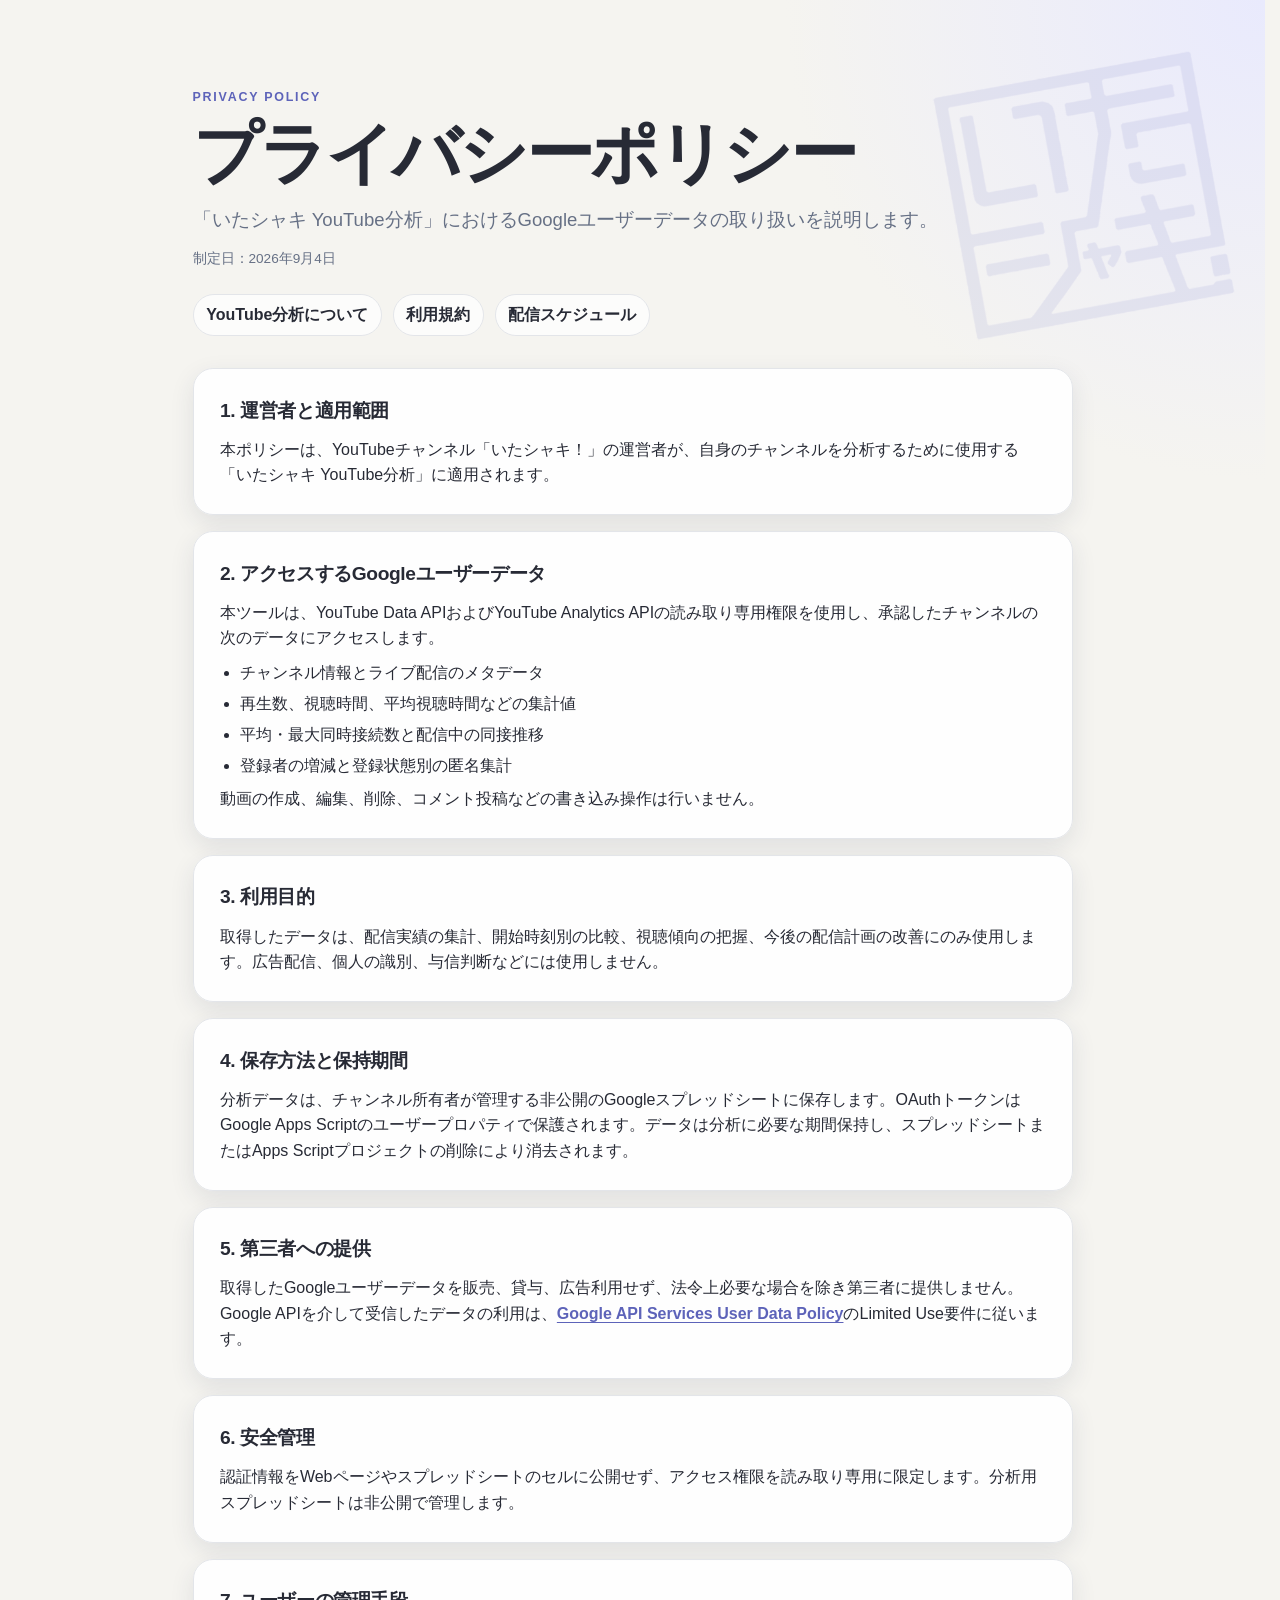
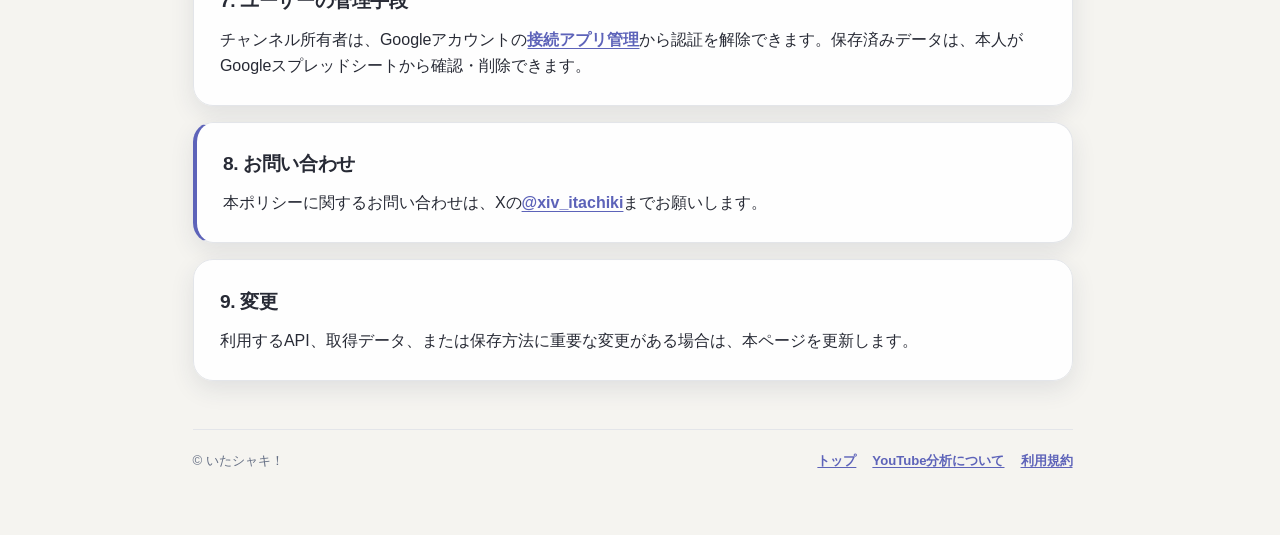
<file: public/privacy/index.html>
<!doctype html>
<html lang="ja">
  <head>
    <meta charset="utf-8">
    <meta name="viewport" content="width=device-width, initial-scale=1">
    <meta name="description" content="いたシャキ YouTube分析のプライバシーポリシーです。">
    <meta name="robots" content="noindex,nofollow,noarchive">
    <link rel="canonical" href="https://itashaki-schedule.pages.dev/privacy/">
    <title>プライバシーポリシー | いたシャキ YouTube分析</title>
    <link rel="icon" href="../favicon.png?v=2" type="image/png" sizes="512x512">
    <link rel="stylesheet" href="../style.css?v=11">
  </head>
  <body>
    <main class="site-shell info-shell">
      <header class="info-hero">
        <p class="eyebrow">PRIVACY POLICY</p>
        <h1 class="info-title">プライバシーポリシー</h1>
        <p class="info-lead">「いたシャキ YouTube分析」におけるGoogleユーザーデータの取り扱いを説明します。</p>
        <p class="policy-meta">制定日：2026年9月4日</p>
        <nav class="info-nav" aria-label="関連ページ">
          <a href="../youtube-analytics/">YouTube分析について</a>
          <a href="../terms/">利用規約</a>
          <a href="../">配信スケジュール</a>
        </nav>
      </header>

      <div class="info-content">
        <section class="info-section">
          <h2>1. 運営者と適用範囲</h2>
          <p>本ポリシーは、YouTubeチャンネル「いたシャキ！」の運営者が、自身のチャンネルを分析するために使用する「いたシャキ YouTube分析」に適用されます。</p>
        </section>

        <section class="info-section">
          <h2>2. アクセスするGoogleユーザーデータ</h2>
          <p>本ツールは、YouTube Data APIおよびYouTube Analytics APIの読み取り専用権限を使用し、承認したチャンネルの次のデータにアクセスします。</p>
          <ul>
            <li>チャンネル情報とライブ配信のメタデータ</li>
            <li>再生数、視聴時間、平均視聴時間などの集計値</li>
            <li>平均・最大同時接続数と配信中の同接推移</li>
            <li>登録者の増減と登録状態別の匿名集計</li>
          </ul>
          <p>動画の作成、編集、削除、コメント投稿などの書き込み操作は行いません。</p>
        </section>

        <section class="info-section">
          <h2>3. 利用目的</h2>
          <p>取得したデータは、配信実績の集計、開始時刻別の比較、視聴傾向の把握、今後の配信計画の改善にのみ使用します。広告配信、個人の識別、与信判断などには使用しません。</p>
        </section>

        <section class="info-section">
          <h2>4. 保存方法と保持期間</h2>
          <p>分析データは、チャンネル所有者が管理する非公開のGoogleスプレッドシートに保存します。OAuthトークンはGoogle Apps Scriptのユーザープロパティで保護されます。データは分析に必要な期間保持し、スプレッドシートまたはApps Scriptプロジェクトの削除により消去されます。</p>
        </section>

        <section class="info-section">
          <h2>5. 第三者への提供</h2>
          <p>取得したGoogleユーザーデータを販売、貸与、広告利用せず、法令上必要な場合を除き第三者に提供しません。Google APIを介して受信したデータの利用は、<a class="text-link" href="https://developers.google.com/terms/api-services-user-data-policy" rel="noopener noreferrer">Google API Services User Data Policy</a>のLimited Use要件に従います。</p>
        </section>

        <section class="info-section">
          <h2>6. 安全管理</h2>
          <p>認証情報をWebページやスプレッドシートのセルに公開せず、アクセス権限を読み取り専用に限定します。分析用スプレッドシートは非公開で管理します。</p>
        </section>

        <section class="info-section">
          <h2>7. ユーザーの管理手段</h2>
          <p>チャンネル所有者は、Googleアカウントの<a class="text-link" href="https://myaccount.google.com/permissions" rel="noopener noreferrer">接続アプリ管理</a>から認証を解除できます。保存済みデータは、本人がGoogleスプレッドシートから確認・削除できます。</p>
        </section>

        <section class="info-section contact-card">
          <h2>8. お問い合わせ</h2>
          <p>本ポリシーに関するお問い合わせは、Xの<a class="text-link" href="https://x.com/xiv_itachiki" rel="noopener noreferrer">@xiv_itachiki</a>までお願いします。</p>
        </section>

        <section class="info-section">
          <h2>9. 変更</h2>
          <p>利用するAPI、取得データ、または保存方法に重要な変更がある場合は、本ページを更新します。</p>
        </section>
      </div>

      <footer class="site-footer">
        <p>© いたシャキ！</p>
        <nav aria-label="サイト情報">
          <a href="../">トップ</a>
          <a href="../youtube-analytics/">YouTube分析について</a>
          <a href="../terms/">利用規約</a>
        </nav>
      </footer>
    </main>
  </body>
</html>
</file>
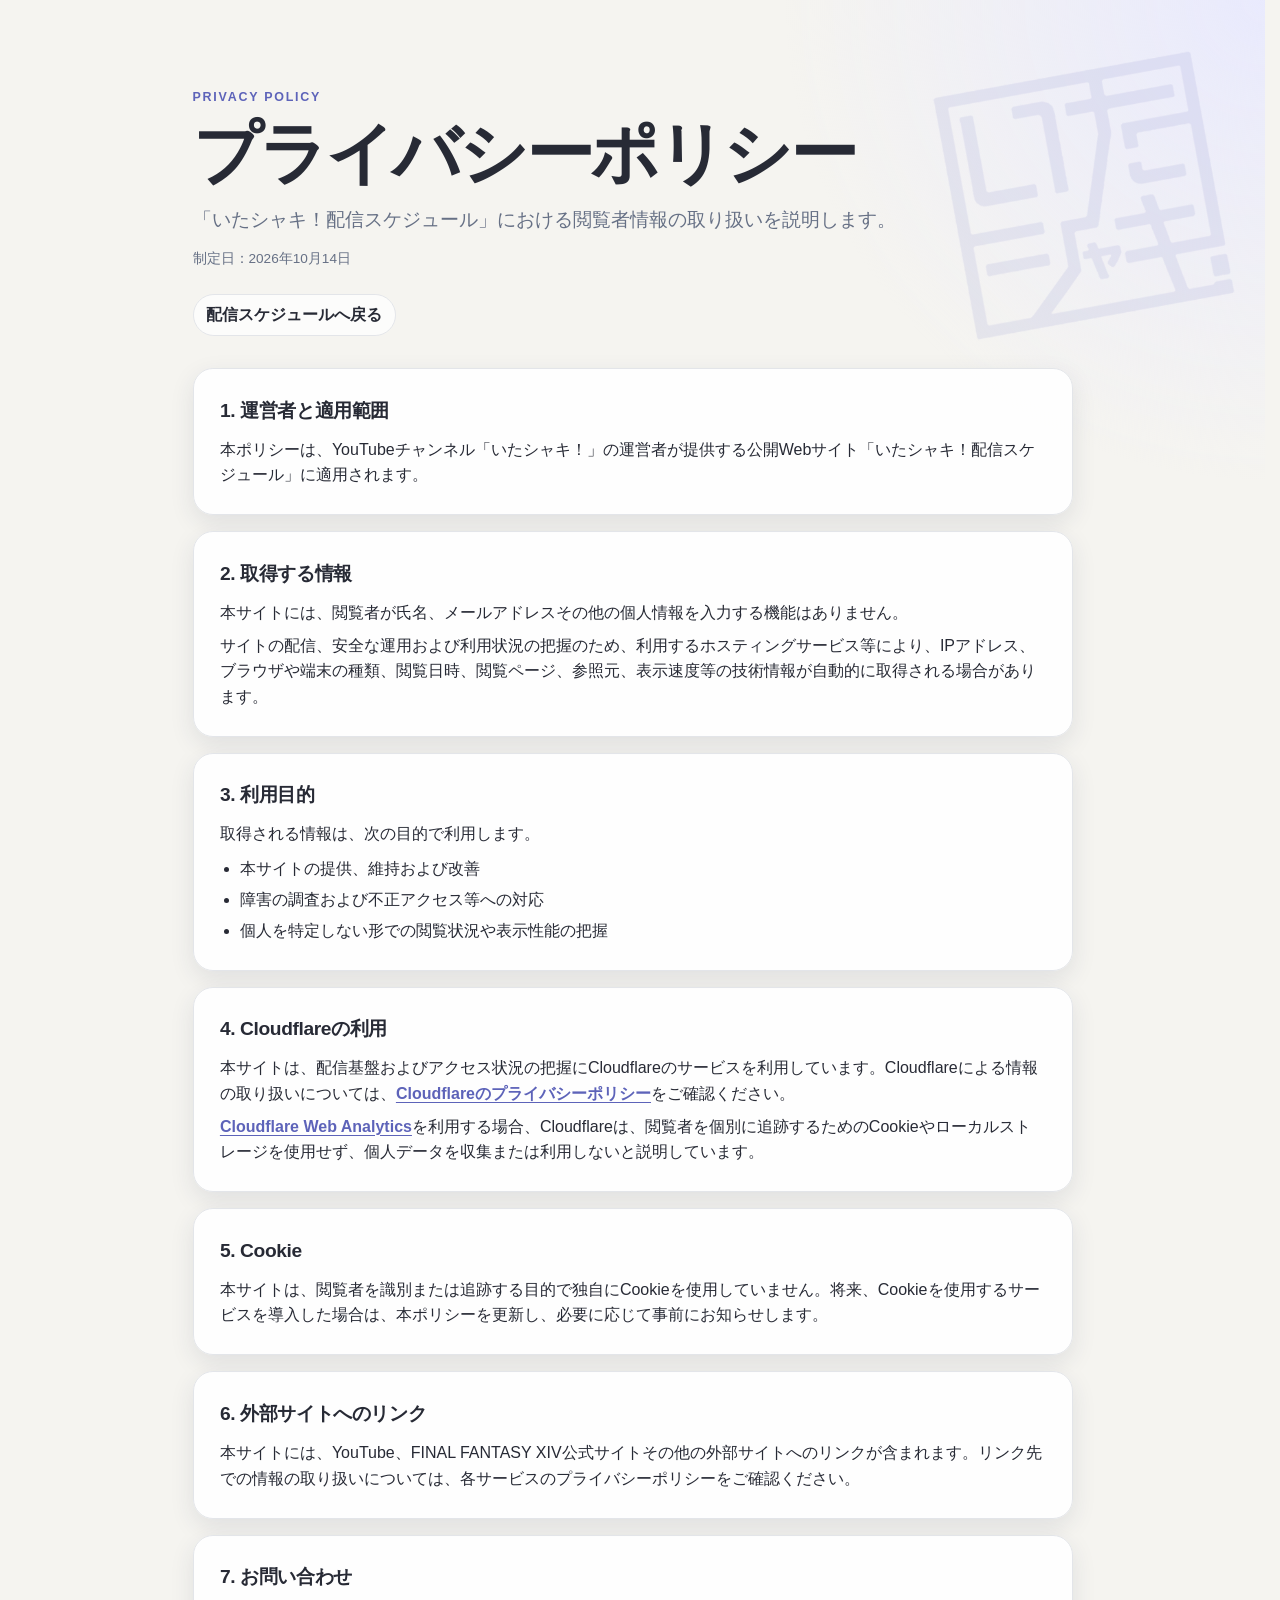
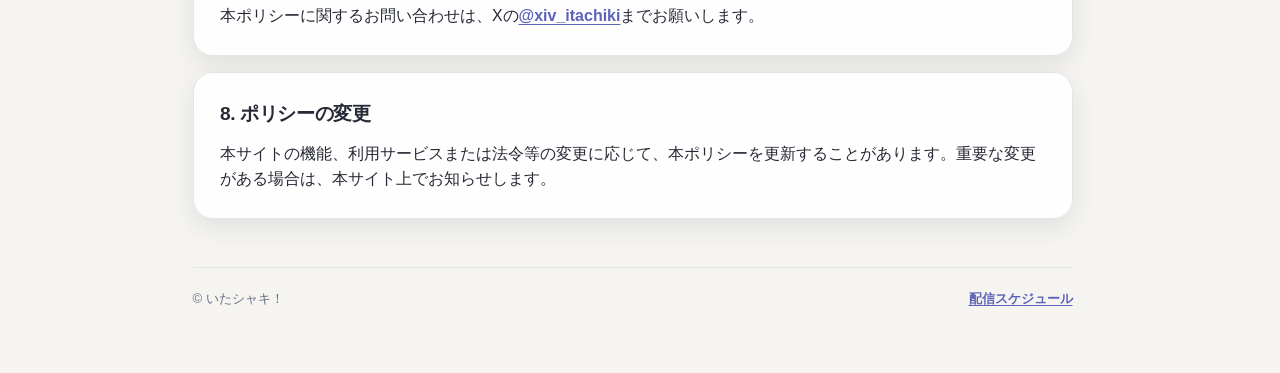
<file: public/schedule-privacy/index.html>
<!doctype html>
<html lang="ja">
  <head>
    <meta charset="utf-8">
    <meta name="viewport" content="width=device-width, initial-scale=1">
    <meta name="description" content="いたシャキ！配信スケジュールのプライバシーポリシーです。">
    <meta name="robots" content="noindex,follow">
    <link rel="canonical" href="https://itachiki.com/itashaki/schedule/schedule-privacy/">
    <title>プライバシーポリシー | いたシャキ！配信スケジュール</title>
    <link rel="icon" href="../favicon.png?v=2" type="image/png" sizes="512x512">
    <link rel="apple-touch-icon" href="../favicon.png?v=2" sizes="512x512">
    <link rel="stylesheet" href="../style.css?v=20">
  </head>
  <body>
    <main class="site-shell info-shell">
      <header class="info-hero">
        <p class="eyebrow">PRIVACY POLICY</p>
        <h1 class="info-title">プライバシーポリシー</h1>
        <p class="info-lead">「いたシャキ！配信スケジュール」における閲覧者情報の取り扱いを説明します。</p>
        <p class="policy-meta">制定日：2026年10月14日</p>
        <nav class="info-nav" aria-label="関連ページ">
          <a href="../">配信スケジュールへ戻る</a>
        </nav>
      </header>

      <div class="info-content">
        <section class="info-section">
          <h2>1. 運営者と適用範囲</h2>
          <p>本ポリシーは、YouTubeチャンネル「いたシャキ！」の運営者が提供する公開Webサイト「いたシャキ！配信スケジュール」に適用されます。</p>
        </section>

        <section class="info-section">
          <h2>2. 取得する情報</h2>
          <p>本サイトには、閲覧者が氏名、メールアドレスその他の個人情報を入力する機能はありません。</p>
          <p>サイトの配信、安全な運用および利用状況の把握のため、利用するホスティングサービス等により、IPアドレス、ブラウザや端末の種類、閲覧日時、閲覧ページ、参照元、表示速度等の技術情報が自動的に取得される場合があります。</p>
        </section>

        <section class="info-section">
          <h2>3. 利用目的</h2>
          <p>取得される情報は、次の目的で利用します。</p>
          <ul>
            <li>本サイトの提供、維持および改善</li>
            <li>障害の調査および不正アクセス等への対応</li>
            <li>個人を特定しない形での閲覧状況や表示性能の把握</li>
          </ul>
        </section>

        <section class="info-section">
          <h2>4. Cloudflareの利用</h2>
          <p>本サイトは、配信基盤およびアクセス状況の把握にCloudflareのサービスを利用しています。Cloudflareによる情報の取り扱いについては、<a class="text-link" href="https://www.cloudflare.com/privacypolicy/" rel="noopener noreferrer">Cloudflareのプライバシーポリシー</a>をご確認ください。</p>
          <p><a class="text-link" href="https://developers.cloudflare.com/web-analytics/about/" rel="noopener noreferrer">Cloudflare Web Analytics</a>を利用する場合、Cloudflareは、閲覧者を個別に追跡するためのCookieやローカルストレージを使用せず、個人データを収集または利用しないと説明しています。</p>
        </section>

        <section class="info-section">
          <h2>5. Cookie</h2>
          <p>本サイトは、閲覧者を識別または追跡する目的で独自にCookieを使用していません。将来、Cookieを使用するサービスを導入した場合は、本ポリシーを更新し、必要に応じて事前にお知らせします。</p>
        </section>

        <section class="info-section">
          <h2>6. 外部サイトへのリンク</h2>
          <p>本サイトには、YouTube、FINAL FANTASY XIV公式サイトその他の外部サイトへのリンクが含まれます。リンク先での情報の取り扱いについては、各サービスのプライバシーポリシーをご確認ください。</p>
        </section>

        <section class="info-section">
          <h2>7. お問い合わせ</h2>
          <p>本ポリシーに関するお問い合わせは、Xの<a class="text-link" href="https://x.com/xiv_itachiki" rel="noopener noreferrer">@xiv_itachiki</a>までお願いします。</p>
        </section>

        <section class="info-section">
          <h2>8. ポリシーの変更</h2>
          <p>本サイトの機能、利用サービスまたは法令等の変更に応じて、本ポリシーを更新することがあります。重要な変更がある場合は、本サイト上でお知らせします。</p>
        </section>
      </div>

      <footer class="site-footer">
        <p>© いたシャキ！</p>
        <nav aria-label="サイト情報">
          <a href="../">配信スケジュール</a>
        </nav>
      </footer>
    </main>
  </body>
</html>
</file>
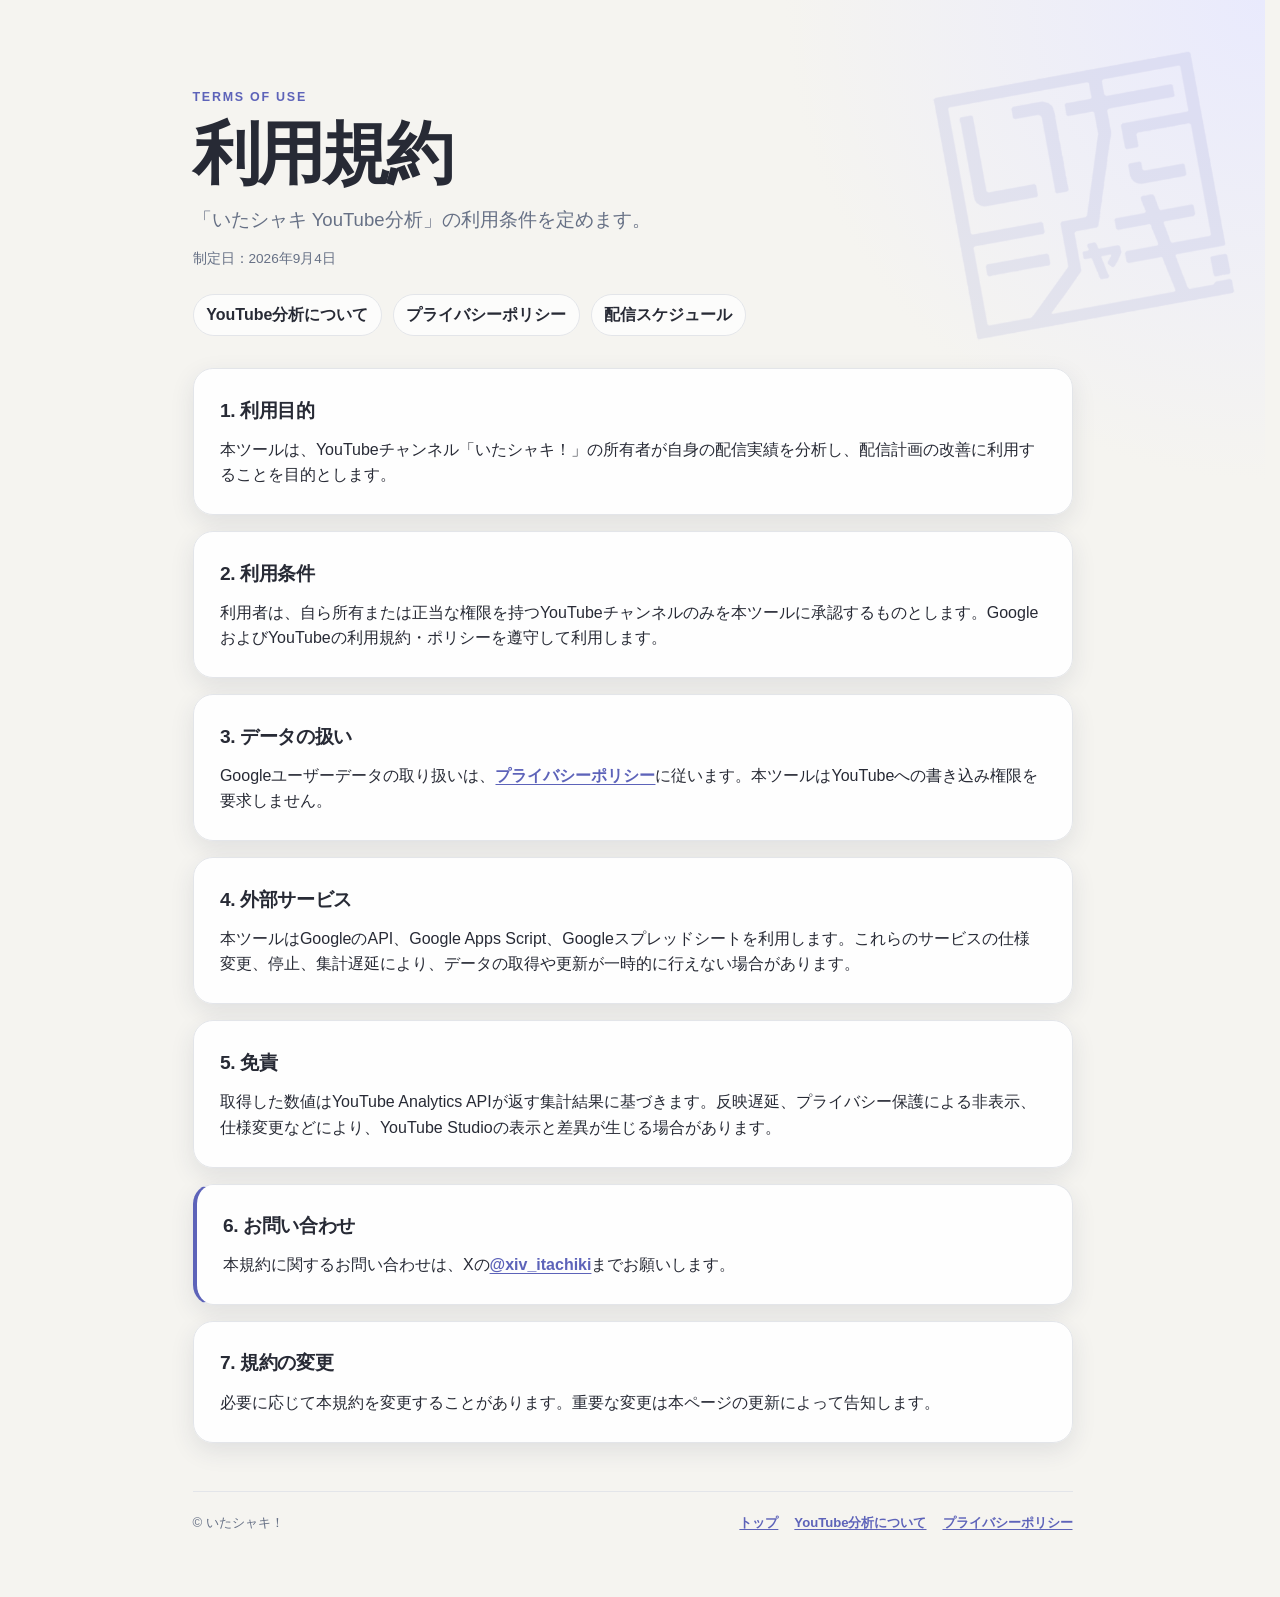
<file: public/terms/index.html>
<!doctype html>
<html lang="ja">
  <head>
    <meta charset="utf-8">
    <meta name="viewport" content="width=device-width, initial-scale=1">
    <meta name="description" content="いたシャキ YouTube分析の利用規約です。">
    <meta name="robots" content="noindex,nofollow,noarchive">
    <link rel="canonical" href="https://itashaki-schedule.pages.dev/terms/">
    <title>利用規約 | いたシャキ YouTube分析</title>
    <link rel="icon" href="../favicon.png?v=2" type="image/png" sizes="512x512">
    <link rel="stylesheet" href="../style.css?v=11">
  </head>
  <body>
    <main class="site-shell info-shell">
      <header class="info-hero">
        <p class="eyebrow">TERMS OF USE</p>
        <h1 class="info-title">利用規約</h1>
        <p class="info-lead">「いたシャキ YouTube分析」の利用条件を定めます。</p>
        <p class="policy-meta">制定日：2026年9月4日</p>
        <nav class="info-nav" aria-label="関連ページ">
          <a href="../youtube-analytics/">YouTube分析について</a>
          <a href="../privacy/">プライバシーポリシー</a>
          <a href="../">配信スケジュール</a>
        </nav>
      </header>

      <div class="info-content">
        <section class="info-section">
          <h2>1. 利用目的</h2>
          <p>本ツールは、YouTubeチャンネル「いたシャキ！」の所有者が自身の配信実績を分析し、配信計画の改善に利用することを目的とします。</p>
        </section>

        <section class="info-section">
          <h2>2. 利用条件</h2>
          <p>利用者は、自ら所有または正当な権限を持つYouTubeチャンネルのみを本ツールに承認するものとします。GoogleおよびYouTubeの利用規約・ポリシーを遵守して利用します。</p>
        </section>

        <section class="info-section">
          <h2>3. データの扱い</h2>
          <p>Googleユーザーデータの取り扱いは、<a class="text-link" href="../privacy/">プライバシーポリシー</a>に従います。本ツールはYouTubeへの書き込み権限を要求しません。</p>
        </section>

        <section class="info-section">
          <h2>4. 外部サービス</h2>
          <p>本ツールはGoogleのAPI、Google Apps Script、Googleスプレッドシートを利用します。これらのサービスの仕様変更、停止、集計遅延により、データの取得や更新が一時的に行えない場合があります。</p>
        </section>

        <section class="info-section">
          <h2>5. 免責</h2>
          <p>取得した数値はYouTube Analytics APIが返す集計結果に基づきます。反映遅延、プライバシー保護による非表示、仕様変更などにより、YouTube Studioの表示と差異が生じる場合があります。</p>
        </section>

        <section class="info-section contact-card">
          <h2>6. お問い合わせ</h2>
          <p>本規約に関するお問い合わせは、Xの<a class="text-link" href="https://x.com/xiv_itachiki" rel="noopener noreferrer">@xiv_itachiki</a>までお願いします。</p>
        </section>

        <section class="info-section">
          <h2>7. 規約の変更</h2>
          <p>必要に応じて本規約を変更することがあります。重要な変更は本ページの更新によって告知します。</p>
        </section>
      </div>

      <footer class="site-footer">
        <p>© いたシャキ！</p>
        <nav aria-label="サイト情報">
          <a href="../">トップ</a>
          <a href="../youtube-analytics/">YouTube分析について</a>
          <a href="../privacy/">プライバシーポリシー</a>
        </nav>
      </footer>
    </main>
  </body>
</html>
</file>
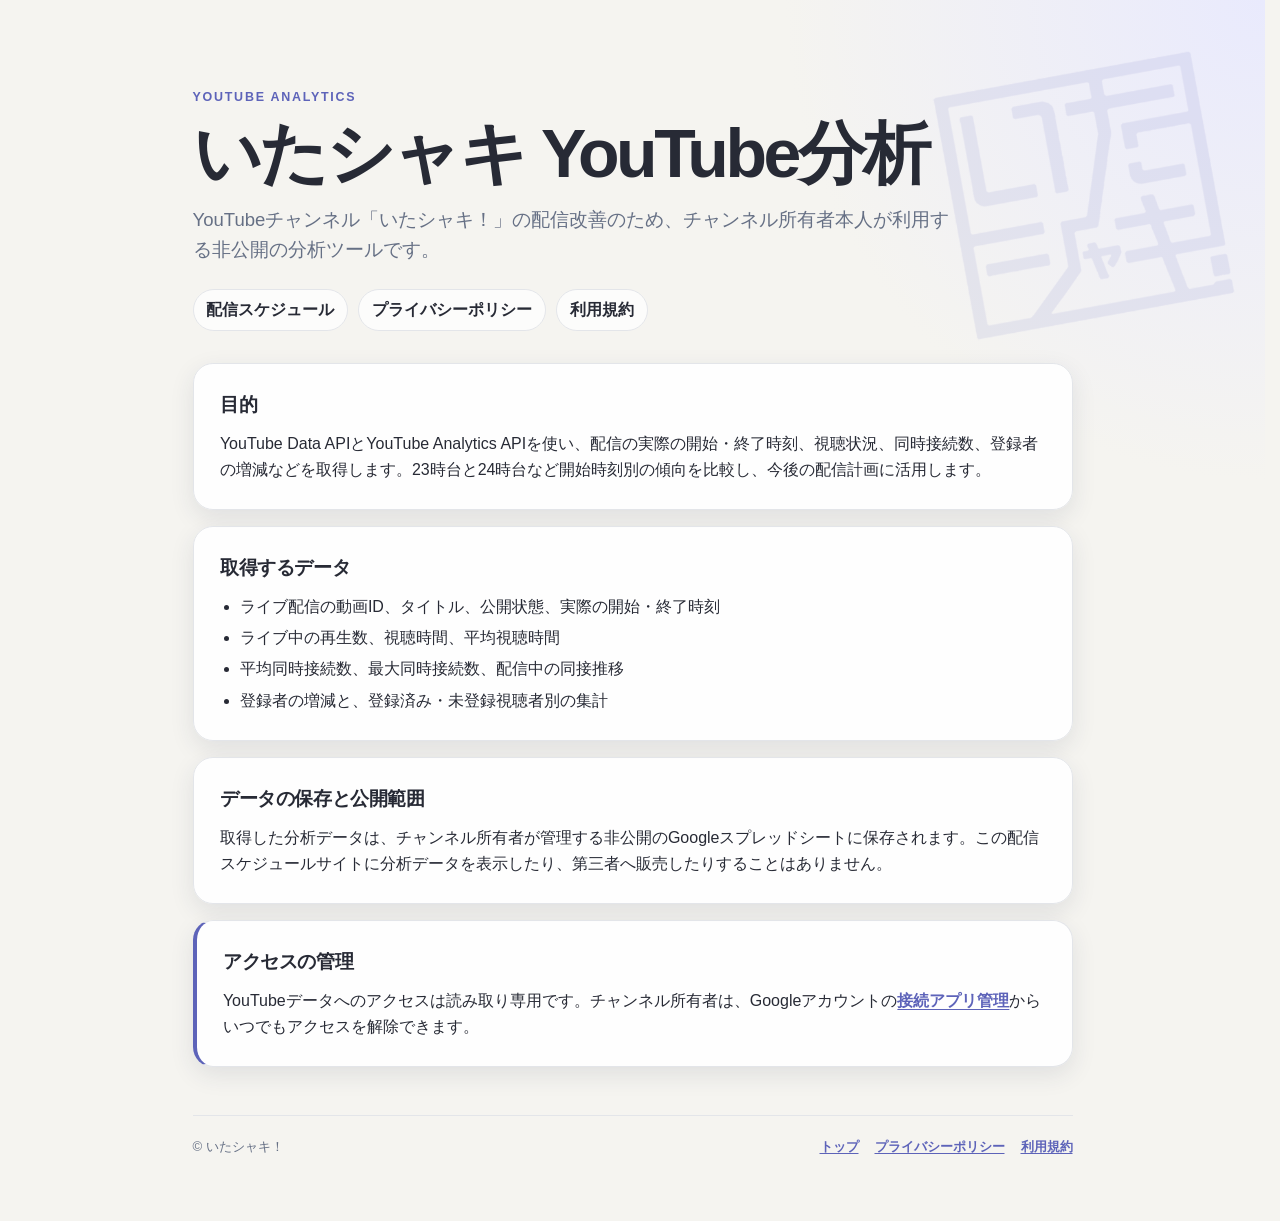
<file: public/youtube-analytics/index.html>
<!doctype html>
<html lang="ja">
  <head>
    <meta charset="utf-8">
    <meta name="viewport" content="width=device-width, initial-scale=1">
    <meta name="description" content="いたシャキ YouTube分析の機能とGoogleユーザーデータの利用方法を説明します。">
    <meta name="robots" content="noindex,nofollow,noarchive">
    <link rel="canonical" href="https://itashaki-schedule.pages.dev/youtube-analytics/">
    <title>いたシャキ YouTube分析について</title>
    <link rel="icon" href="../favicon.png?v=2" type="image/png" sizes="512x512">
    <link rel="stylesheet" href="../style.css?v=11">
  </head>
  <body>
    <main class="site-shell info-shell">
      <header class="info-hero">
        <p class="eyebrow">YOUTUBE ANALYTICS</p>
        <h1 class="info-title">いたシャキ YouTube分析</h1>
        <p class="info-lead">YouTubeチャンネル「いたシャキ！」の配信改善のため、チャンネル所有者本人が利用する非公開の分析ツールです。</p>
        <nav class="info-nav" aria-label="関連ページ">
          <a href="../">配信スケジュール</a>
          <a href="../privacy/">プライバシーポリシー</a>
          <a href="../terms/">利用規約</a>
        </nav>
      </header>

      <div class="info-content">
        <section class="info-section">
          <h2>目的</h2>
          <p>YouTube Data APIとYouTube Analytics APIを使い、配信の実際の開始・終了時刻、視聴状況、同時接続数、登録者の増減などを取得します。23時台と24時台など開始時刻別の傾向を比較し、今後の配信計画に活用します。</p>
        </section>

        <section class="info-section">
          <h2>取得するデータ</h2>
          <ul>
            <li>ライブ配信の動画ID、タイトル、公開状態、実際の開始・終了時刻</li>
            <li>ライブ中の再生数、視聴時間、平均視聴時間</li>
            <li>平均同時接続数、最大同時接続数、配信中の同接推移</li>
            <li>登録者の増減と、登録済み・未登録視聴者別の集計</li>
          </ul>
        </section>

        <section class="info-section">
          <h2>データの保存と公開範囲</h2>
          <p>取得した分析データは、チャンネル所有者が管理する非公開のGoogleスプレッドシートに保存されます。この配信スケジュールサイトに分析データを表示したり、第三者へ販売したりすることはありません。</p>
        </section>

        <section class="info-section contact-card">
          <h2>アクセスの管理</h2>
          <p>YouTubeデータへのアクセスは読み取り専用です。チャンネル所有者は、Googleアカウントの<a class="text-link" href="https://myaccount.google.com/permissions" rel="noopener noreferrer">接続アプリ管理</a>からいつでもアクセスを解除できます。</p>
        </section>
      </div>

      <footer class="site-footer">
        <p>© いたシャキ！</p>
        <nav aria-label="サイト情報">
          <a href="../">トップ</a>
          <a href="../privacy/">プライバシーポリシー</a>
          <a href="../terms/">利用規約</a>
        </nav>
      </footer>
    </main>
  </body>
</html>
</file>
<file: public/style.css>
:root {
  --color-page: #f5f4f0;
  --color-surface: #ffffff;
  --color-ink: #272a35;
  --color-muted: #667085;
  --color-border: #e3e5e9;
  --color-accent: #5d63b9;
  --color-accent-hover: #4c52a3;
  --color-accent-soft: #eef0ff;
  --color-upcoming: #2864a8;
  --color-upcoming-soft: #eaf3ff;
  --color-live: #c64755;
  --color-live-soft: #fff0f2;
  --color-archive: #7b5b00;
  --color-archive-soft: #fff2b8;
  --color-official-link: #343741;
  --color-official-link-hover: #20232b;
  --color-category-main: #2864a8;
  --color-category-main-hover: #1f528b;
  --color-category-main-soft: #eaf3ff;
  --color-category-break: #b83245;
  --color-category-break-hover: #942838;
  --color-category-break-soft: #fff0f2;
  --color-category-special: #287a55;
  --color-category-special-hover: #1f6244;
  --color-category-special-soft: #edf8f3;
  --color-category-official: #272a35;
  --color-category-official-hover: #181b22;
  --color-category-official-soft: #f0f1f3;
  --color-official-content: #e2e4e7;
  --color-category-default: #667085;
  --color-category-default-hover: #535d6c;
  --color-category-default-soft: #f5f6f7;
  --color-shadow: rgba(41, 45, 76, 0.1);
  --radius-card: 1.25rem;
  --radius-pill: 999px;
  --content-width: 1120px;
}

* { box-sizing: border-box; }

html { background: var(--color-page); scrollbar-gutter: stable; }

body {
  min-width: 320px;
  margin: 0;
  color: var(--color-ink);
  background: radial-gradient(circle at 100% 0, #e9eafd 0, transparent 30rem), var(--color-page);
  font-family: -apple-system, BlinkMacSystemFont, "Hiragino Kaku Gothic ProN", "Yu Gothic", Meiryo, sans-serif;
  line-height: 1.6;
}

body::before {
  position: fixed;
  z-index: 0;
  top: 1.25rem;
  right: 1.25rem;
  width: clamp(13rem, 28vw, 22rem);
  aspect-ratio: 1;
  background: url("brand-watermark.png") center / contain no-repeat;
  opacity: .1;
  pointer-events: none;
  content: "";
}

button, a { font: inherit; }

.site-shell { position: relative; z-index: 1; width: min(calc(100% - 2rem), var(--content-width)); margin: 0 auto; padding: clamp(2.5rem, 7vw, 5.5rem) 0 4rem; }

.hero { margin-bottom: clamp(2rem, 5vw, 3.75rem); }
.eyebrow { margin: 0 0 .5rem; color: var(--color-accent); font-size: .78rem; font-weight: 800; letter-spacing: .14em; }
h1, h2, h3, p { overflow-wrap: anywhere; }
h1 { margin: 0; font-size: clamp(2.25rem, 7vw, 4.25rem); letter-spacing: -.05em; line-height: 1.1; }
.title-break { display: inline; white-space: nowrap; }
.notices { min-height: 8.125rem; max-width: 55rem; margin-top: 1.35rem; padding: .9rem 1rem; border-left: 3px solid var(--color-accent); background: rgba(255,255,255,.62); }
.notices-title { margin: 0 0 .25rem; color: var(--color-accent); font-size: .82rem; font-weight: 850; letter-spacing: .08em; }
.notices-list { margin: 0; padding-left: 1.25rem; color: var(--color-muted); font-size: .92rem; }
.notices-list li + li { margin-top: .15rem; }
.notice-item-title { color: var(--color-ink); }
.section-heading { display: flex; align-items: end; justify-content: flex-end; gap: 1.25rem; margin-bottom: 1.5rem; }

.filters { display: flex; flex-wrap: wrap; gap: .5rem; justify-content: flex-end; }
.filter-button {
  min-height: 2.65rem;
  padding: .5rem .9rem;
  border: 1px solid var(--color-border);
  border-radius: var(--radius-pill);
  color: var(--color-ink);
  background: var(--color-surface);
  cursor: pointer;
  font-weight: 700;
}
.filter-button:hover { border-color: var(--color-accent); color: var(--color-accent); }
.filter-button.is-active { border-color: var(--color-accent); color: #fff; background: var(--color-accent); }
.filter-button:focus-visible, .youtube-link:focus-visible, .thumbnail-link:focus-visible { outline: 3px solid #252a70; outline-offset: 3px; }

.schedule-message { min-height: 1.6em; margin: 0 0 1rem; color: var(--color-muted); }
.schedule-message.is-error { padding: 1rem 1.1rem; border-left: 4px solid var(--color-live); border-radius: .5rem; color: #8a2632; background: var(--color-live-soft); }
.schedule-message.is-empty { padding: 1.25rem; border: 1px dashed var(--color-border); border-radius: var(--radius-card); background: rgba(255,255,255,.6); }

.schedule-grid { display: grid; grid-template-columns: repeat(auto-fit, minmax(min(100%, 17rem), 1fr)); gap: 1rem; }
.schedule-card {
  --card-category-color: var(--color-category-default);
  --card-category-hover: var(--color-category-default-hover);
  --card-category-soft: var(--color-category-default-soft);
  position: relative;
  display: flex;
  flex-direction: column;
  min-width: 0;
  min-height: 100%;
  padding: 1.25rem;
  border: 1px solid var(--color-border);
  border-radius: var(--radius-card);
  background: var(--color-surface);
  box-shadow: 0 8px 24px var(--color-shadow);
}
.schedule-card.category-theme-main { --card-category-color: var(--color-category-main); --card-category-hover: var(--color-category-main-hover); --card-category-soft: var(--color-category-main-soft); }
.schedule-card.category-theme-break { --card-category-color: var(--color-category-break); --card-category-hover: var(--color-category-break-hover); --card-category-soft: var(--color-category-break-soft); }
.schedule-card.category-theme-special { --card-category-color: var(--color-category-special); --card-category-hover: var(--color-category-special-hover); --card-category-soft: var(--color-category-special-soft); }
.schedule-card.category-theme-official { --card-category-color: var(--color-category-official); --card-category-hover: var(--color-category-official-hover); --card-category-soft: var(--color-category-official-soft); }
.card-summary { min-width: 0; }
.card-details { display: flex; flex: 1; flex-direction: column; min-width: 0; }
.skeleton-card { min-height: 34rem; box-shadow: none; }
.skeleton-line { display: block; flex: none; border-radius: .25rem; background: #e9eaf0; }
.skeleton-thumbnail { width: calc(100% + 2.5rem); aspect-ratio: 16 / 9; margin: -1.25rem -1.25rem 1rem; border-radius: var(--radius-card) var(--radius-card) 0 0; }
.skeleton-date { width: 48%; height: 2.85rem; }
.skeleton-time { width: 58%; height: 1.55rem; margin-top: .65rem; }
.skeleton-category { width: 4.8rem; height: 1.8rem; margin-top: .85rem; border-radius: 0; }
.skeleton-title { width: 76%; height: 1.65rem; margin-top: .85rem; }
.skeleton-content { width: 100%; height: 2.2rem; margin-top: .75rem; }
.skeleton-description { width: 88%; height: 2.8rem; margin-top: .75rem; }
.skeleton-button { width: 7.5rem; height: 2.55rem; margin-top: auto; border-radius: .65rem; }
.schedule-card.is-live { border: 2px solid var(--color-live); box-shadow: 0 10px 28px rgba(198, 71, 85, .15); }
.schedule-card.is-live::before { position: absolute; top: 0; left: 1.25rem; width: 3.5rem; height: 4px; border-radius: 0 0 99px 99px; background: var(--color-live); content: ""; }
.thumbnail-frame { display: block; width: calc(100% + 2.5rem); aspect-ratio: 16 / 9; margin: -1.25rem -1.25rem 1rem; overflow: hidden; border-radius: var(--radius-card) var(--radius-card) 0 0; background: #17191f; }
.thumbnail-link { cursor: pointer; }
.schedule-thumbnail { display: block; width: 100%; height: 100%; object-fit: cover; }
.thumbnail-link .schedule-thumbnail { transition: transform .2s ease, opacity .2s ease; }
.thumbnail-link:hover .schedule-thumbnail { opacity: .92; transform: scale(1.015); }
.official-thumbnail-frame { background: var(--color-category-official-soft); }
.schedule-thumbnail.official-thumbnail { object-fit: contain; }
.official-thumbnail-frame:hover .schedule-thumbnail { opacity: 1; transform: none; }
.card-top { display: flex; align-items: start; justify-content: space-between; gap: .75rem; margin: .85rem 0 .75rem; }
.category-group { display: flex; flex-wrap: wrap; align-items: center; gap: .45rem; min-width: 0; }
.video-sequence { color: var(--card-category-color); font-size: .82rem; font-weight: 750; white-space: nowrap; }
.date { margin: 0; color: var(--color-accent); font-size: 1.55rem; font-weight: 850; letter-spacing: -.04em; line-height: 1.1; }
.year { display: block; margin-bottom: .3rem; color: var(--color-muted); font-size: .72rem; font-weight: 750; letter-spacing: .06em; }
.weekday { margin-left: -.12em; }
.status { flex: none; margin: 0; padding: .18rem .55rem; border-radius: var(--radius-pill); font-size: .72rem; font-weight: 850; letter-spacing: .06em; }
.status-upcoming { color: var(--color-upcoming); background: var(--color-upcoming-soft); }
.status-live { color: #9e2231; background: var(--color-live-soft); }
.status-archive { color: var(--color-archive); background: var(--color-archive-soft); }
.status-official-active { color: #fff; background: var(--color-category-official); }
.time { margin: .5rem 0 .75rem; color: var(--color-accent); font-size: 1.35rem; font-weight: 850; font-variant-numeric: tabular-nums; letter-spacing: -.03em; line-height: 1.2; }
.category { align-self: flex-start; margin: 0; padding: .2rem .6rem; border: 1px solid var(--card-category-color); border-radius: 0; color: var(--card-category-color); background: var(--card-category-soft); font-size: .82rem; font-weight: 750; }
.category-main { border-color: var(--color-category-main); color: var(--color-category-main); background: var(--color-category-main-soft); }
.category-break { border-color: var(--color-category-break); color: var(--color-category-break); background: var(--color-category-break-soft); }
.category-special { border-color: var(--color-category-special); color: var(--color-category-special); background: var(--color-category-special-soft); }
.category-official { border-color: var(--color-category-official); color: var(--color-category-official); background: var(--color-category-official-soft); }
.title { margin: 0; color: var(--color-ink); font-size: 1.22rem; font-weight: 700; line-height: 1.4; white-space: pre-line; }
.content-name {
  margin: .65rem 0 0;
  padding: .4rem .6rem;
  border-left: 3px solid var(--card-category-color);
  color: var(--color-ink);
  background: var(--card-category-soft);
  font-weight: 400;
}
.description { margin: .55rem 0 0; color: var(--color-muted); font-size: .94rem; white-space: pre-line; }
.card-footer { display: flex; flex-wrap: wrap; align-items: end; justify-content: space-between; gap: .65rem; min-height: 2.75rem; margin-top: auto; padding-top: 1.2rem; }
.updated-at { margin: 0 0 .1rem auto; color: var(--color-muted); font-size: .72rem; white-space: nowrap; }
.youtube-link { display: inline-flex; align-items: center; min-height: 2.55rem; padding: .45rem .8rem; border-radius: .65rem; color: #fff; background: var(--card-category-color); font-size: .9rem; font-weight: 800; text-decoration: none; }
.youtube-link:hover { background: var(--card-category-hover); }
.official-link { color: #fff; background: var(--card-category-color); }
.official-link:hover { background: var(--card-category-hover); }

@media (min-width: 760px) {
  .schedule-grid { grid-template-columns: 1fr; }
  .schedule-card.has-thumbnail {
    display: grid;
    grid-template-columns: minmax(17rem, 36%) minmax(0, 1fr);
    grid-template-rows: auto auto;
    gap: 1rem 1.25rem;
  }
  .schedule-card.has-thumbnail > .thumbnail-frame {
    align-self: start;
    width: 100%;
    aspect-ratio: auto;
    margin: 0;
    border-radius: .8rem;
  }
  .schedule-card.has-thumbnail > .thumbnail-frame .schedule-thumbnail {
    height: auto;
    object-fit: contain;
  }
  .schedule-card.has-thumbnail > .card-summary { grid-column: 2; grid-row: 1; }
  .schedule-card.has-thumbnail > .card-details { grid-column: 1 / -1; grid-row: 2; }
  .skeleton-card {
    display: grid;
    grid-template-columns: minmax(17rem, 36%) minmax(0, 1fr);
    gap: .65rem 1.25rem;
    min-height: 27rem;
    padding: 1.25rem;
  }
  .skeleton-card > .skeleton-thumbnail {
    grid-column: 1;
    grid-row: 1 / span 4;
    width: 100%;
    aspect-ratio: 16 / 9;
    margin: 0;
    border-radius: .8rem;
  }
  .skeleton-card > .skeleton-line:not(.skeleton-thumbnail) { grid-column: 2; }
  .skeleton-card > .skeleton-date { margin-top: 0; }
  .skeleton-card > .skeleton-content,
  .skeleton-card > .skeleton-description,
  .skeleton-card > .skeleton-button { grid-column: 1 / -1; }
}

.site-footer {
  display: flex;
  align-items: center;
  justify-content: space-between;
  gap: 1rem;
  margin-top: 3rem;
  padding-top: 1.25rem;
  border-top: 1px solid var(--color-border);
  color: var(--color-muted);
  font-size: .82rem;
}
.site-footer p { margin: 0; }
.site-footer.site-footer-centered { align-items: center; justify-content: center; text-align: center; }
.site-footer nav { display: flex; flex-wrap: wrap; justify-content: flex-end; gap: .65rem 1rem; }
.site-footer a, .text-link { color: var(--color-accent); font-weight: 700; text-underline-offset: .18em; }
.site-footer a:hover, .text-link:hover { color: var(--color-accent-hover); }

.info-shell { max-width: 880px; }
.info-hero { max-width: 48rem; margin-bottom: 2rem; }
.info-title { margin-bottom: .9rem; }
.info-lead { margin: 0; color: var(--color-muted); font-size: clamp(1rem, 2.5vw, 1.16rem); }
.info-nav { display: flex; flex-wrap: wrap; gap: .65rem; margin: 1.5rem 0 0; }
.info-nav a {
  display: inline-flex;
  align-items: center;
  min-height: 2.55rem;
  padding: .45rem .8rem;
  border: 1px solid var(--color-border);
  border-radius: var(--radius-pill);
  color: var(--color-ink);
  background: rgba(255,255,255,.72);
  font-weight: 750;
  text-decoration: none;
}
.info-nav a:hover { border-color: var(--color-accent); color: var(--color-accent); }
.info-content { display: grid; gap: 1rem; }
.info-section {
  padding: clamp(1.15rem, 3vw, 1.65rem);
  border: 1px solid var(--color-border);
  border-radius: var(--radius-card);
  background: rgba(255,255,255,.88);
  box-shadow: 0 8px 24px var(--color-shadow);
}
.info-section h2 { margin: 0 0 .65rem; font-size: 1.2rem; letter-spacing: -.02em; }
.info-section h3 { margin: 1rem 0 .35rem; font-size: 1rem; }
.info-section p { margin: .45rem 0 0; }
.info-section ul { margin: .55rem 0 0; padding-left: 1.25rem; }
.info-section li + li { margin-top: .35rem; }
.policy-meta { color: var(--color-muted); font-size: .85rem; }
.contact-card { border-left: 4px solid var(--color-accent); }

@media (max-width: 620px) {
  body::before { top: .75rem; right: -1.75rem; width: 13rem; opacity: .065; }
  .site-shell { width: min(calc(100% - 1.25rem), var(--content-width)); padding-top: 2.4rem; }
  .title-break { display: block; }
  .notices { min-height: 12.25rem; }
  .section-heading { align-items: start; flex-direction: column; }
  .filters { width: 100%; justify-content: start; }
  .filter-button { flex: 1 1 auto; }
  .schedule-grid { grid-template-columns: 1fr; }
  .site-footer { align-items: flex-start; flex-direction: column; }
  .site-footer nav { justify-content: flex-start; }
}

@media (max-width: 480px) {
  .notices { min-height: 15.5rem; }
}

@media (max-width: 400px) {
  .notices { min-height: 17rem; }
}

@media (max-width: 350px) {
  .notices { min-height: 19.5rem; }
}

@media (prefers-reduced-motion: reduce) { *, *::before, *::after { scroll-behavior: auto !important; transition: none !important; animation-duration: .01ms !important; } }
</file>
